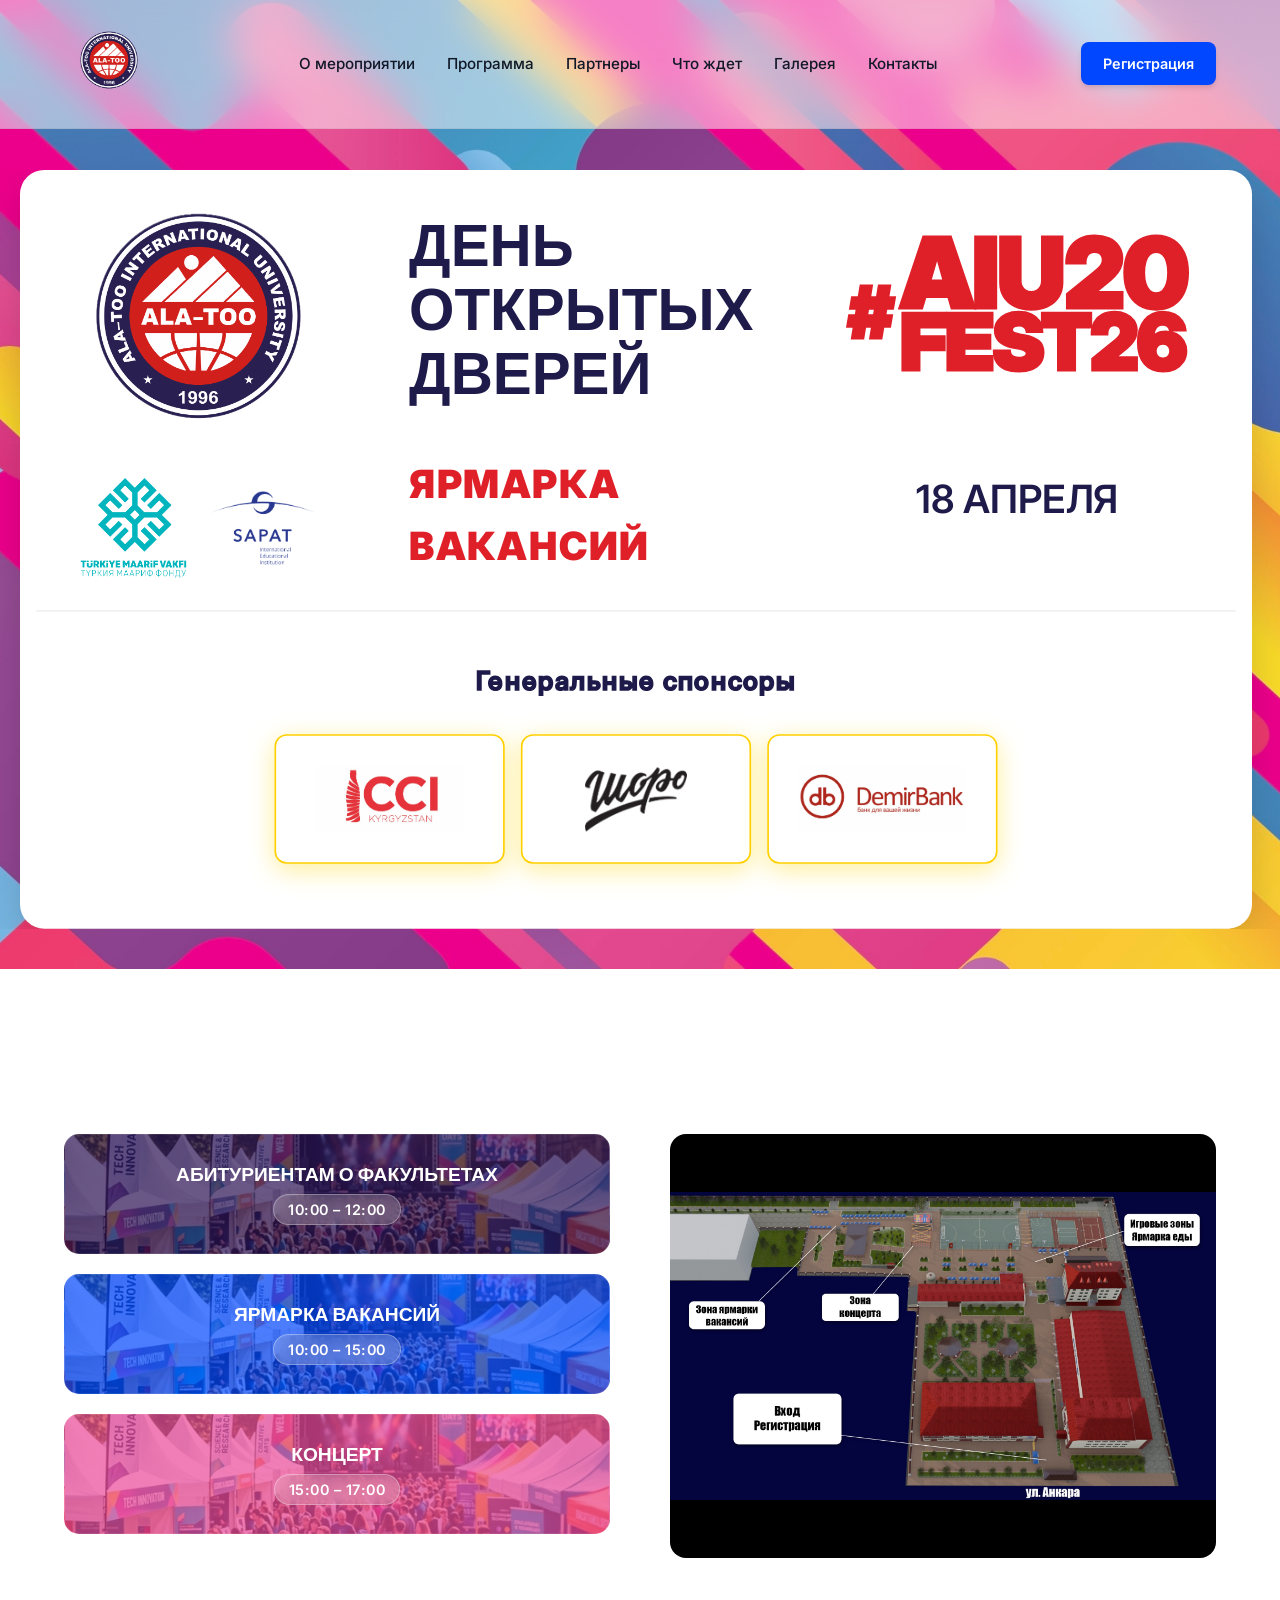
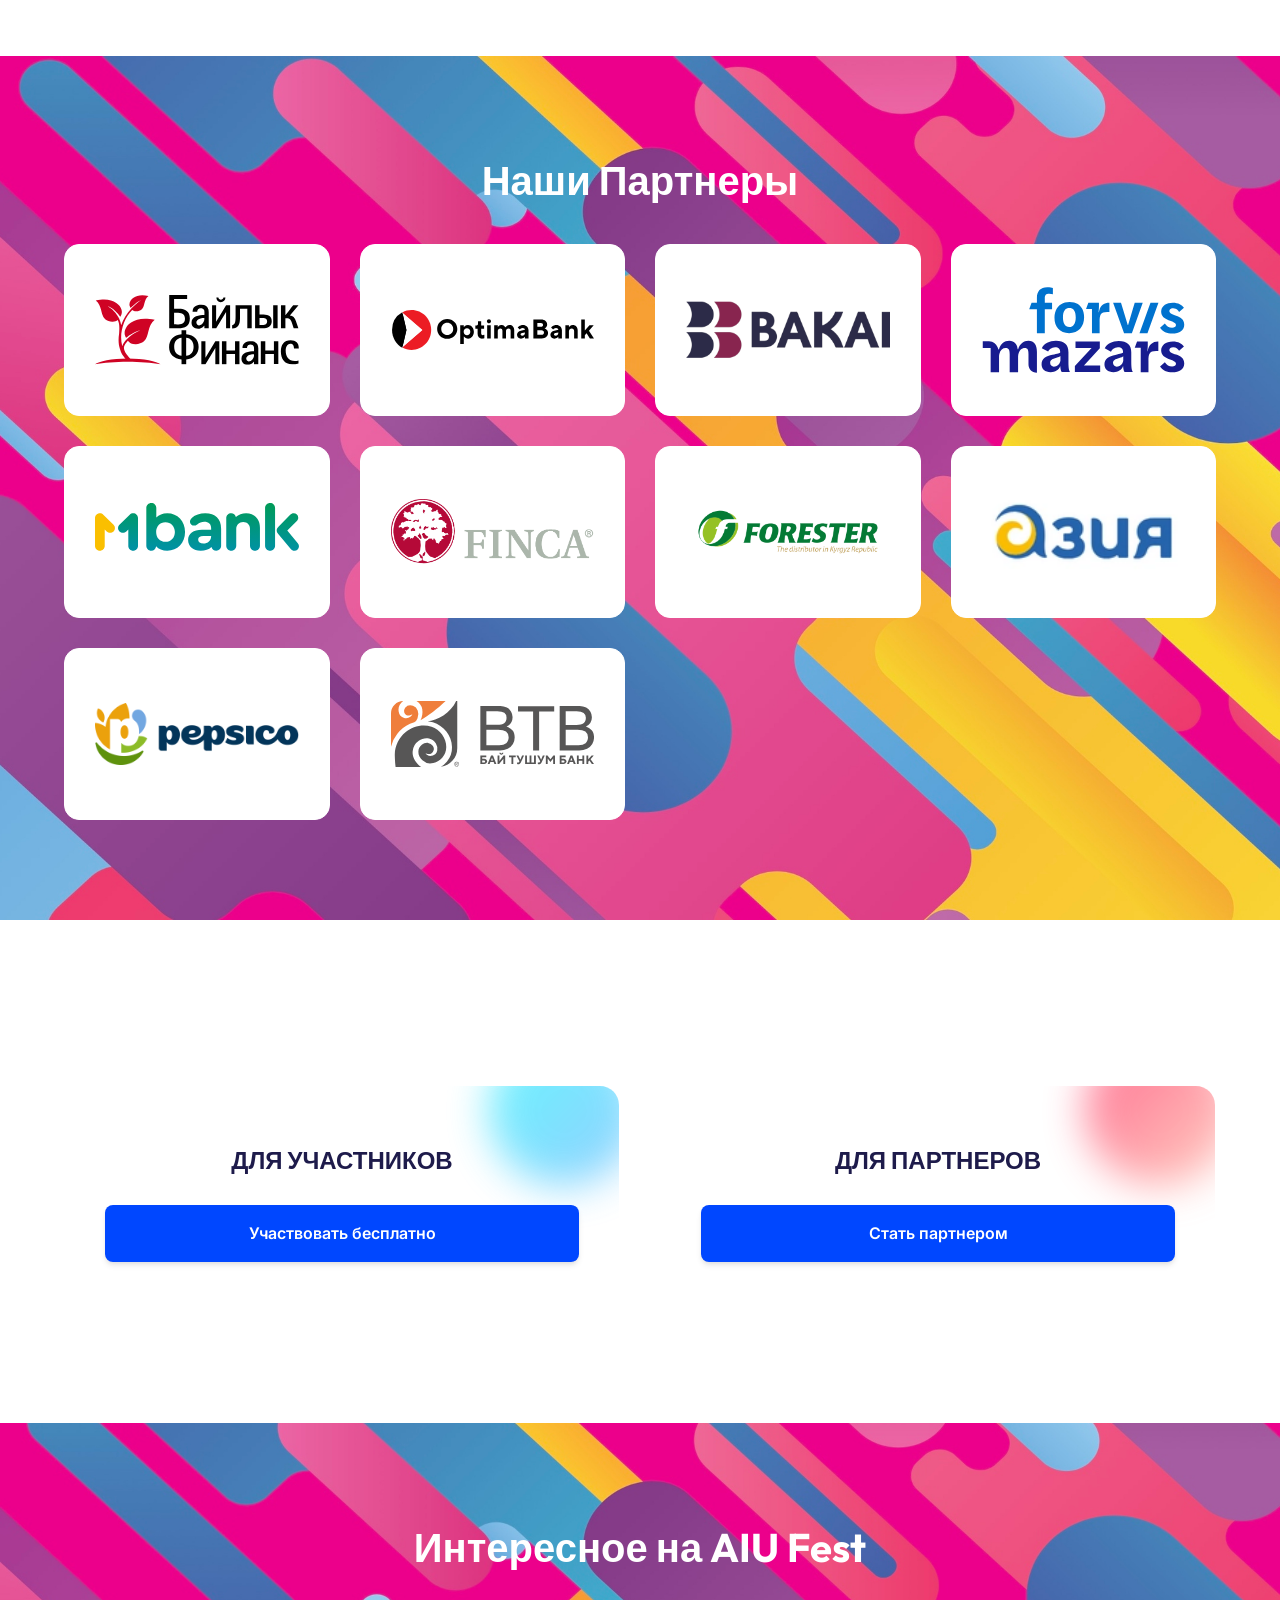
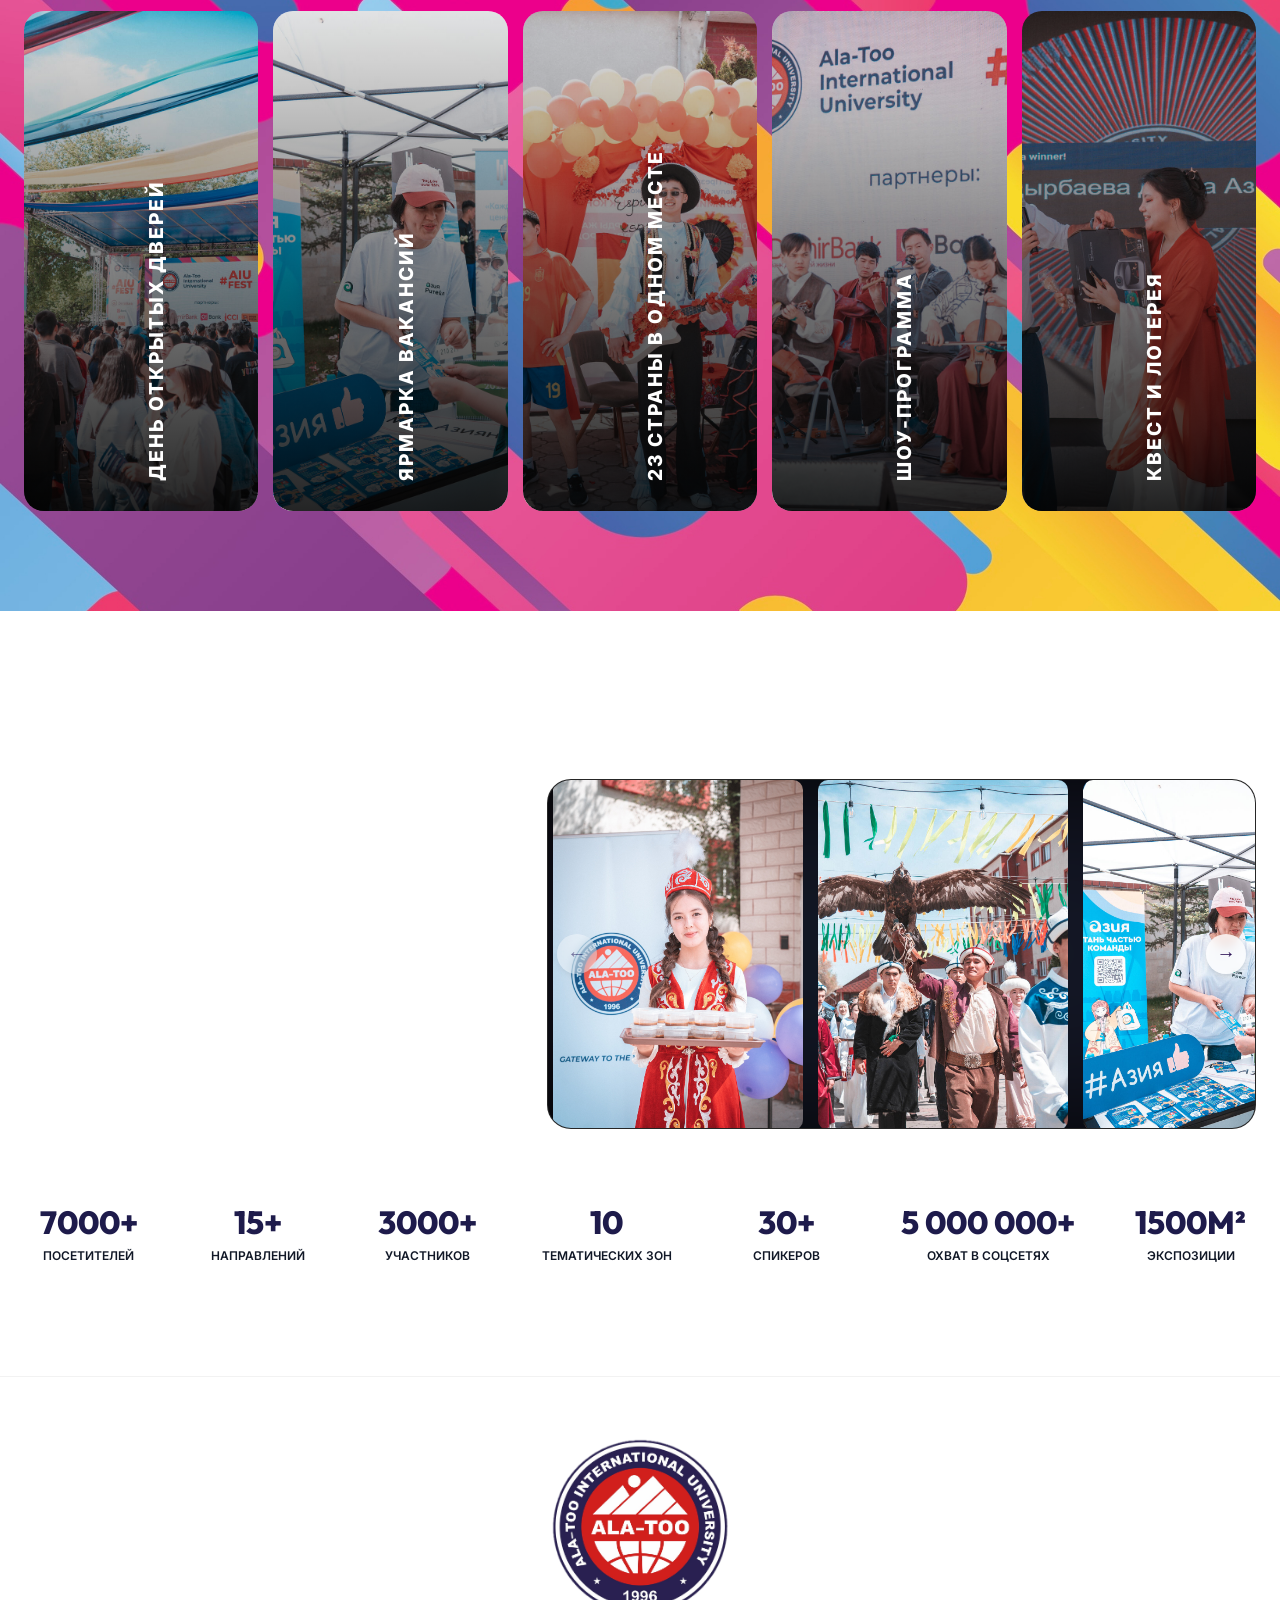
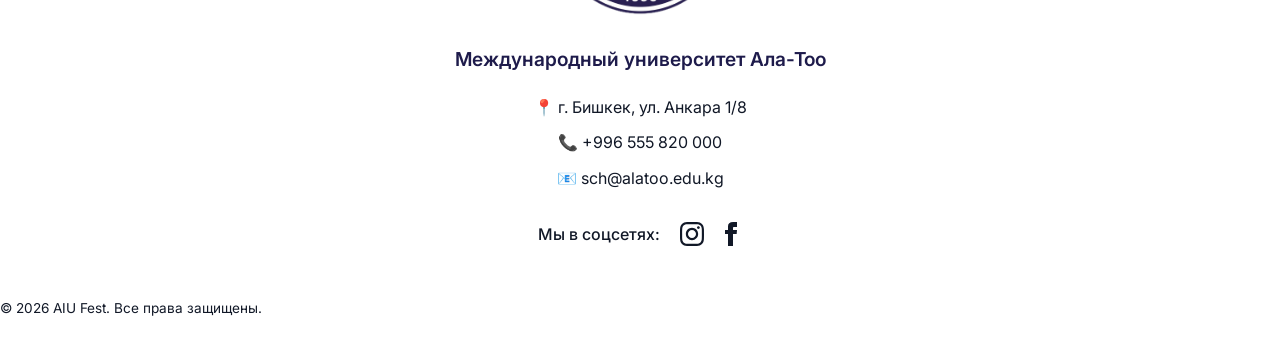
<file: index.html>
<!DOCTYPE html>
<html lang="ru">

<head>
    <meta charset="UTF-8">
    <meta name="viewport" content="width=device-width, initial-scale=1.0">
    <title>AIU FEST 2026 | Международный университет Ала-Тоо</title>
    <meta name="description"
        content="День открытых дверей AIU FEST 2026: масштабное событие для абитуриентов, студентов и работодателей.">
    <link rel="icon" type="image/png" href="assets/logo.png">
    <!-- Google Fonts -->
    <link rel="preconnect" href="https://fonts.googleapis.com">
    <link rel="preconnect" href="https://fonts.gstatic.com" crossorigin>
    <link
        href="https://fonts.googleapis.com/css2?family=Outfit:wght@300;400;600;700;800&family=Inter:wght@400;500;600&display=swap"
        rel="stylesheet">
    <link rel="stylesheet" href="style.css?v=2.1">
</head>

<body>
    <!-- Header / Navbar -->
    <header class="navbar">
        <div class="container nav-container">
            <a href="#" class="logo">
                <img src="assets/logo1.png" alt="AIU Fest Logo" width="90" height="90">
            </a>
            <nav class="nav-links">
                <a href="#hero">О мероприятии</a>
                <a href="#program">Программа</a>
                <a href="#partners">Партнеры</a>
                <a href="#gallery">Что ждет</a>
                <a href="#about">Галерея</a>
                <a href="#contacts">Контакты</a>
                <a href="#guests-partners" class="btn btn-primary btn-sm mobile-only-btn"
                    style="display:none;">Регистрация</a>
            </nav>
            <div class="nav-actions">
                <a href="#guests-partners" class="btn btn-primary btn-sm desktop-btn">Регистрация</a>
                <button class="nav-toggle" aria-label="Toggle Navigation">☰</button>
            </div>
        </div>
    </header>

    <!-- Hero Section -->
    <section class="hero" id="hero">
        <div class="container-large">
            <div class="hero-banner-card">
                <!-- Top Row: Logo, Title, Hashtag -->
                <!-- Top Row: Logo, Title & Subtitle, Hashtag & Date -->
                <div class="hero-banner-top">
                    <div class="hero-logo-col"
                        style="display: flex; flex-direction: column; align-items: center; gap: 0; margin-top: -100px;">
                        <img src="assets/logo1.png" alt="Ala-Too Logo" width="400" height="400" class="banner-logo-main"
                            decoding="async">
                        <div
                            style="display: flex; gap: 30px; justify-content: center; align-items: center; margin-top: 0px;">
                            <img src="assets/maarif.png" alt="Maarif" width="130" height="auto" loading="lazy"
                                decoding="async">
                            <img src="assets/sapat.png" alt="Sapat" width="130" height="auto" loading="lazy"
                                decoding="async">
                        </div>
                    </div>

                    <div class="hero-text-col hero-title-col">
                        <div class="banner-text-center">
                            <h2>ДЕНЬ<br>ОТКРЫТЫХ<br>ДВЕРЕЙ</h2>
                        </div>
                        <div class="banner-subtitle">ЯРМАРКА ВАКАНСИЙ</div>
                    </div>

                    <div class="hero-text-col hero-hash-col">
                        <div class="banner-text-hashtag">
                            <span class="hash">#</span>
                            <div class="text">
                                <span class="aiu">AIU20</span>
                                <span class="fest">FEST26</span>
                            </div>
                        </div>
                        <div class="banner-date">18 АПРЕЛЯ</div>
                    </div>
                </div>
                <!-- Bottom Row: Sponsor Logos -->
                <div class="hero-banner-bottom">
                    <div class="sponsor-group">
                        <div class="sponsors-label">Генеральные спонсоры</div>
                        <!-- example: CCI & Shoro -->
                        <div style="display: flex; gap: 20px; flex-wrap: nowrap; justify-content: center;">
                            <div class="partner-logo-box gold-hero-box">
                                <img src="assets/logo-cci.jpeg" alt="CCI Kyrgyzstan" width="220" height="130"
                                    loading="lazy" decoding="async">
                            </div>
                            <div class="partner-logo-box gold-hero-box">
                                <img src="assets/shoro.png" alt="Shoro" width="220" height="130" loading="lazy"
                                    decoding="async">
                            </div>
                            <div class="partner-logo-box gold-hero-box">
                                <img src="assets/logo-demir.jpeg" alt="Demir Bank" width="220" height="130"
                                    loading="lazy" decoding="async">
                            </div>
                        </div>
                    </div>

                    <!--              <div class="sponsor-group">
                        <div class="sponsors-label">Спонсоры</div>
                        <!-- example: Optima & Demir 
                        <div style="display: flex; gap: 20px; flex-wrap: nowrap; justify-content: center;">
                            <div class="partner-logo-box gold-hero-box">
                                <img src="assets/optimabank.svg" alt="Optima Bank" width="220" height="130"
                                    loading="lazy" decoding="async">
                            </div>
                            <div class="partner-logo-box gold-hero-box">
                                <img src="assets/logo-demir.jpeg" alt="Demir Bank" width="220" height="130"
                                    loading="lazy" decoding="async">
                            </div>
                        </div>
                    </div>  -->
                </div>
            </div>
        </div>
    </section>


    <!-- Program & Map Section -->
    <section class="section bg-card" id="program">
        <div class="container">
            <div class="program-map-grid">
                <!-- Program Column -->
                <div class="program-column">
                    <h2 class="section-title text-uppercase mb-4" style="color: white;">Программа</h2>
                    <div class="program-card"
                        style="background-image: linear-gradient(rgba(43,17,84,0.7), rgba(43,17,84,0.7)), url('assets/hero.jpeg');">
                        <div class="program-card-inner">
                            <h4>АБИТУРИЕНТАМ О ФАКУЛЬТЕТАХ</h4>
                            <span class="program-time">10:00 – 12:00</span>
                        </div>
                    </div>
                    <div class="program-card"
                        style="background-image: linear-gradient(rgba(0,71,255,0.7), rgba(0,71,255,0.7)), url('assets/hero.jpeg');">
                        <div class="program-card-inner">
                            <h4>ЯРМАРКА ВАКАНСИЙ</h4>
                            <span class="program-time">10:00 – 15:00</span>
                        </div>
                    </div>
                    <div class="program-card"
                        style="background-image: linear-gradient(rgba(236,72,153,0.7), rgba(236,72,153,0.7)), url('assets/hero.jpeg');">
                        <div class="program-card-inner">
                            <h4>КОНЦЕРТ</h4>
                            <span class="program-time">15:00 – 17:00</span>
                        </div>
                    </div>
                </div>

                <!-- Map Column -->
                <div class="map-column" style="margin-bottom: 60px;">
                    <h2 class="section-title text-uppercase mb-4" style="color: white;">Карта локаций</h2>
                    <div class="map-image-wrapper" style="border-radius: 16px; overflow: hidden; height: 100%; background: #000;
                     display: flex; align-items: center; justify-content: center;">
                        <img src="assets/map.jpeg" alt="Карта локаций"
                            style="max-width: 100%; max-height: 100%; object-fit: contain; display: block;"
                            loading="lazy">
                    </div>
                </div>
            </div>
        </div>
    </section>






    <!-- Sponsors & Partners Logos Section -->
    <section class="section bg-card" id="partners">
        <div class="container text-center">
            <h2 class="section-title text-uppercase mb-5" style="color: white;">Наши Партнеры</h2>
            <div class="partners-logo-grid">
                <div class="partner-logo-box">
                    <img src="assets/bailykfinance.svg" alt="bailykfinance" width="220" height="130" loading="lazy"
                        decoding="async">
                </div>
                <div class="partner-logo-box">
                    <img src="assets/optimabank.svg" alt="optima" width="220" height="130" loading="lazy"
                        decoding="async">
                </div>
                <div class="partner-logo-box">
                    <img src="assets/bakai.png" alt="bakai" width="220" height="130" loading="lazy" decoding="async">
                </div>
                <div class="partner-logo-box">
                    <img src="assets/forviz.svg" alt="forviz" width="220" height="130" loading="lazy" decoding="async">
                </div>
                <div class="partner-logo-box">
                    <img src="assets/mbank.svg" alt="mbank" width="220" height="130" loading="lazy" decoding="async">
                </div>
                <div class="partner-logo-box">
                    <img src="assets/Finca.png" alt="Finca" width="220" height="130" loading="lazy" decoding="async">
                </div>
                <div class="partner-logo-box">
                    <img src="assets/forester.png" alt="forester" width="220" height="130" loading="lazy"
                        decoding="async">
                </div>
                <div class="partner-logo-box">
                    <img src="assets/asia.png" alt="asia" width="220" height="130" loading="lazy" decoding="async">
                </div>
                <div class="partner-logo-box">
                    <img src="assets/Pepsico.png" alt="Pepsico" width="220" height="130" loading="lazy"
                        decoding="async">
                </div>
                <div class="partner-logo-box">
                    <img src="assets/baitushum.svg" alt="baitushum" width="220" height="130" loading="lazy"
                        decoding="async">
                </div>
            </div>
        </div>
    </section>

    <!-- Guests & Partners Glowing Cards -->
    <section class="section" id="guests-partners">
        <div class="container pb-5">
            <h2 class="section-title text-center mb-5" style="color: white;">Регистрация</h2>
            <div class="glow-cards-grid">
                <!-- Guests Card -->
                <div class="glow-card">
                    <div class="glow-orb" style="background: linear-gradient(135deg, #00f2fe, #4facfe);"></div>
                    <h3 class="card-title text-uppercase" style="text-align: center;">ДЛЯ УЧАСТНИКОВ</h3>
                    <a href="https://docs.google.com/forms/d/e/1FAIpQLSezwtu9t8qUJcE503gptnkyKWbog0gxUl5UVOygqX6dtDayNw/viewform"
                        class="btn btn-primary btn-block">Участвовать бесплатно</a>
                </div>
                <!-- Partners Card -->
                <div class="glow-card">
                    <div class="glow-orb" style="background: linear-gradient(135deg, #ff0844, #ffb199);"></div>
                    <h3 class="card-title text-uppercase" style="text-align: center;">ДЛЯ ПАРТНЕРОВ</h3>
                    <a href="partner.html" class="btn btn-primary btn-block">Стать партнером</a>
                </div>
            </div>
        </div>
    </section>

    <!-- Expanding Gallery Section -->
    <section class="section" id="gallery">
        <div class="container" style="max-width: 1400px;">
            <h2 class="section-title text-uppercase mb-5" style="color: white;">Интересное на AIU Fest</h2>
            <div class="expanding-cards-container">
                <div class="expand-card">
                    <div class="vertical-title">День открытых дверей</div>
                    <div class="card-content">
                        <h3>День открытых дверей</h3>
                        <p>Открой свой университет: 5 факультетов, 22 программы.</p>
                    </div>
                </div>
                <div class="expand-card">
                    <div class="vertical-title">Ярмарка вакансий</div>
                    <div class="card-content">
                        <h3>Ярмарка вакансий</h3>
                        <p>Начни строить карьеру с крупнейшими работодателями страны.</p>
                    </div>
                </div>
                <div class="expand-card">
                    <div class="vertical-title">23 страны в одном месте</div>
                    <div class="card-content">
                        <h3>23 страны в одном месте</h3>
                        <p>Познакомься с культурой, традициями и национальной кухней.</p>
                    </div>
                </div>
                <div class="expand-card">
                    <div class="vertical-title">Шоу-Программа</div>
                    <div class="card-content">
                        <h3>Шоу-программа</h3>
                        <p>Зарядись эмоциями на праздничном концерте со звездными гостями.</p>
                    </div>
                </div>
                <div class="expand-card">
                    <div class="vertical-title">Квест и лотерея</div>
                    <div class="card-content">
                        <h3>Квест и лотерея</h3>
                        <p>Собирай фишки, меняй на крутые призы или выигрывай в лотерее.</p>
                    </div>
                </div>
            </div>
        </div>
    </section>

    <!-- About / Gallery Section -->
    <section class="section" id="about">
        <div class="container" style="max-width: 1400px;">
            <h2 class="section-title text-center" style="color: white;">Галерея</h2>

            <div class="about-grid mt-5">
                <!-- YouTube video (40%) -->
                <div class="about-image">
                    <iframe width="100%" height="350" src="https://www.youtube.com/embed/Cps7mfvhTBU"
                        title="YouTube video player" frameborder="0"
                        allow="accelerometer; autoplay; clipboard-write; encrypted-media; gyroscope; picture-in-picture; web-share"
                        referrerpolicy="strict-origin-when-cross-origin" allowfullscreen
                        style="border-radius: 10px; width: 100%; height: 100%; min-height: 350px;"></iframe>
                </div>

                <!-- Photo Slider (60%) -->
                <div class="about-gallery">
                    <div class="photo-slider" id="photoSlider">
                        <button class="slider-btn slider-btn-prev" id="sliderPrev" aria-label="Назад">&#8592;</button>

                        <div class="slider-track-wrapper">
                            <div class="pres-frame-glow"></div>
                            <div class="slider-track" id="sliderTrack">
                                <!-- Slide 1 -->
                                <div class="slider-slide">
                                    <img src="assets/test1.jpeg" alt="Фото 1" loading="lazy">
                                    <img src="assets/test2.jpeg" alt="Фото 2" loading="lazy">
                                    <img src="assets/test3.jpeg" alt="Фото 3" loading="lazy">
                                </div>
                                <!-- Slide 2 -->
                                <div class="slider-slide">
                                    <img src="assets/test4.jpeg" alt="Фото 4" loading="lazy">
                                    <img src="assets/test5.jpeg" alt="Фото 5" loading="lazy">
                                    <img src="assets/test6.jpeg" alt="Фото 6" loading="lazy">
                                </div>
                                <!-- Slide 3 -->
                                <div class="slider-slide">
                                    <img src="assets/test7.jpeg" alt="Фото 7" loading="lazy">
                                    <img src="assets/test8.jpeg" alt="Фото 8" loading="lazy">
                                    <img src="assets/test9.jpeg" alt="Фото 9" loading="lazy">
                                </div>
                                <!-- Slide 4 -->
                                <div class="slider-slide">
                                    <img src="assets/test10.jpeg" alt="Фото 10" loading="lazy">
                                    <img src="assets/test11.jpeg" alt="Фото 11" loading="lazy">
                                    <img src="assets/12.jpeg" alt="Фото 12" loading="lazy">
                                </div>
                                <!-- Slide 5 -->
                                <div class="slider-slide">
                                    <img src="assets/13.jpeg" alt="Фото 13" loading="lazy">
                                    <img src="assets/14.jpeg" alt="Фото 14" loading="lazy">
                                    <img src="assets/15.jpeg" alt="Фото 15" loading="lazy">
                                </div>
                                <!-- Slide 6 -->
                                <div class="slider-slide">
                                    <img src="assets/16.jpeg" alt="Фото 16" loading="lazy">
                                    <img src="assets/17.jpeg" alt="Фото 17" loading="lazy">
                                    <img src="assets/18.jpeg" alt="Фото 18" loading="lazy">
                                </div>
                                <!-- Slide 7 -->
                                <div class="slider-slide">
                                    <img src="assets/19.jpeg" alt="Фото 19" loading="lazy">
                                    <img src="assets/20.jpeg" alt="Фото 20" loading="lazy">
                                    <img src="assets/21.jpeg" alt="Фото 21" loading="lazy">
                                </div>
                                <!-- Slide 8 -->
                                <div class="slider-slide">
                                    <img src="assets/22.jpeg" alt="Фото 22" loading="lazy">
                                    <img src="assets/23.jpeg" alt="Фото 23" loading="lazy">
                                    <img src="assets/24.jpeg" alt="Фото 24" loading="lazy">
                                </div>
                                <!-- Slide 9 -->
                                <div class="slider-slide">
                                    <img src="assets/25.jpeg" alt="Фото 25" loading="lazy">
                                    <img src="assets/26.jpeg" alt="Фото 26" loading="lazy">
                                    <img src="assets/27.jpeg" alt="Фото 27" loading="lazy">
                                </div>
                                <!-- Slide 10 -->
                                <div class="slider-slide">
                                    <img src="assets/28.jpeg" alt="Фото 28" loading="lazy">
                                    <img src="assets/29.jpeg" alt="Фото 29" loading="lazy">
                                    <img src="assets/30.jpeg" alt="Фото 30" loading="lazy">
                                </div>
                            </div>
                        </div>

                        <button class="slider-btn slider-btn-next" id="sliderNext" aria-label="Вперёд">&#8594;</button>

                        <!-- Dots -->
                        <div class="slider-dots" id="sliderDots"></div>
                    </div>
                </div>
            </div>

            <!-- Stats Bar -->
            <div class="stats-bar mt-5">
                <div class="stat-item">
                    <h3 class="stat-num">7000+</h3>
                    <p class="stat-label">посетителей</p>
                </div>
                <div class="stat-item">
                    <h3 class="stat-num">15+</h3>
                    <p class="stat-label">направлений</p>
                </div>
                <div class="stat-item">
                    <h3 class="stat-num">3000+</h3>
                    <p class="stat-label">участников</p>
                </div>
                <div class="stat-item">
                    <h3 class="stat-num">10</h3>
                    <p class="stat-label">Тематических зон</p>
                </div>
                <div class="stat-item">
                    <h3 class="stat-num">30+</h3>
                    <p class="stat-label">Спикеров</p>
                </div>
                <div class="stat-item">
                    <h3 class="stat-num">5 000 000+</h3>
                    <p class="stat-label">Охват в соцсетях</p>
                </div>
                <div class="stat-item">
                    <h3 class="stat-num">1500M²</h3>
                    <p class="stat-label">Экспозиции</p>
                </div>
            </div>
        </div>
    </section>



    <!-- Footer -->
    <footer class="footer" id="contacts">
        <div class="container footer-content-centered">
            <a href="#" class="logo footer-logo">
                <img src="assets/logo.png" alt="AIU Fest Logo" width="180" height="180" loading="lazy" decoding="async"
                    style="width: 180px; height: 180px; object-fit: contain;">
            </a>
            <p class="footer-uni-text">Международный университет Ала-Тоо</p>
            <div class="footer-contacts">
                <p>📍 г. Бишкек, ул. Анкара 1/8</p>
                <p>📞 <a href="tel:+996555820000">+996 555 820 000</a></p>
                <p>📧 <a href="mailto:sch@alatoo.edu.kg">sch@alatoo.edu.kg</a></p>
            </div>
            <div class="footer-social-icons">
                <span class="social-label">Мы в соцсетях:</span>
                <a href="https://instagram.com/alatoo.edu.kg" target="_blank" aria-label="Instagram">
                    <svg width="24" height="24" fill="currentColor" viewBox="0 0 24 24">
                        <path
                            d="M12 2.163c3.204 0 3.584.012 4.85.07 1.366.062 2.633.344 3.608 1.318.975.975 1.256 2.242 1.318 3.608.058 1.266.07 1.646.07 4.85s-.012 3.584-.07 4.85c-.062 1.366-.344 2.633-1.318 3.608-.975.975-2.242 1.256-3.608 1.318-1.266.058-1.646.07-4.85.07s-3.584-.012-4.85-.07c-1.366-.062-2.633-.344-3.608-1.318-.975-.975-1.256-2.242-1.318-3.608-.058-1.266-.07-1.646-.07-4.85s.012-3.584.07-4.85c.062-1.366.344-2.633 1.318-3.608.975-.975 2.242-1.256 3.608-1.318 1.266-.058 1.646-.07 4.85-.07zm0-2.163c-3.259 0-3.667.014-4.947.072-4.358.2-6.78 2.618-6.98 6.98-.059 1.281-.073 1.689-.073 4.948s.014 3.667.072 4.947c.2 4.358 2.618 6.78 6.98 6.98 1.281.059 1.689.073 4.948.073s3.667-.014 4.947-.072c4.358-.2 6.78-2.618 6.98-6.98.059-1.281.073-1.689.073-4.948s-.014-3.667-.072-4.947c-.2-4.358-2.618-6.78-6.98-6.98-1.281-.059-1.689-.073-4.948-.073zm0 5.838c-3.403 0-6.162 2.759-6.162 6.162s2.759 6.162 6.162 6.162 6.162-2.759 6.162-6.162-2.759-6.162-6.162-6.162zm0 10.162c-2.209 0-4-1.79-4-4s1.791-4 4-4 4 1.79 4 4-1.791 4-4 4zm6.406-11.845c-.796 0-1.441.645-1.441 1.44s.645 1.44 1.441 1.44 1.44-.645 1.44-1.44-.645-1.44-1.44-1.44z" />
                    </svg>
                </a>
                <a href="https://facebook.com/alatoo.edu.kg" target="_blank" aria-label="Facebook">
                    <svg width="24" height="24" fill="currentColor" viewBox="0 0 24 24">
                        <path
                            d="M9 8h-3v4h3v12h5v-12h3.642l.358-4h-4v-1.667c0-.955.192-1.333 1.115-1.333h2.885v-5h-3.808c-3.596 0-5.192 1.583-5.192 4.615v3.385z" />
                    </svg>
                </a>
            </div>
        </div>
        <div class="footer-bottom text-center">
            <p>&copy; 2026 AIU Fest. Все права защищены.</p>
        </div>
    </footer>

    <script src="script.js"></script>
    <script>
        const navToggle = document.querySelector('.nav-toggle');
        const navLinks = document.querySelector('.nav-links');

        navToggle.addEventListener('click', () => {
            navLinks.classList.toggle('active');
        });

        // Close menu when a link is clicked
        navLinks.querySelectorAll('a').forEach(link => {
            link.addEventListener('click', () => {
                navLinks.classList.remove('active');
            });
        });
    </script>
</body>

</html>
</file>
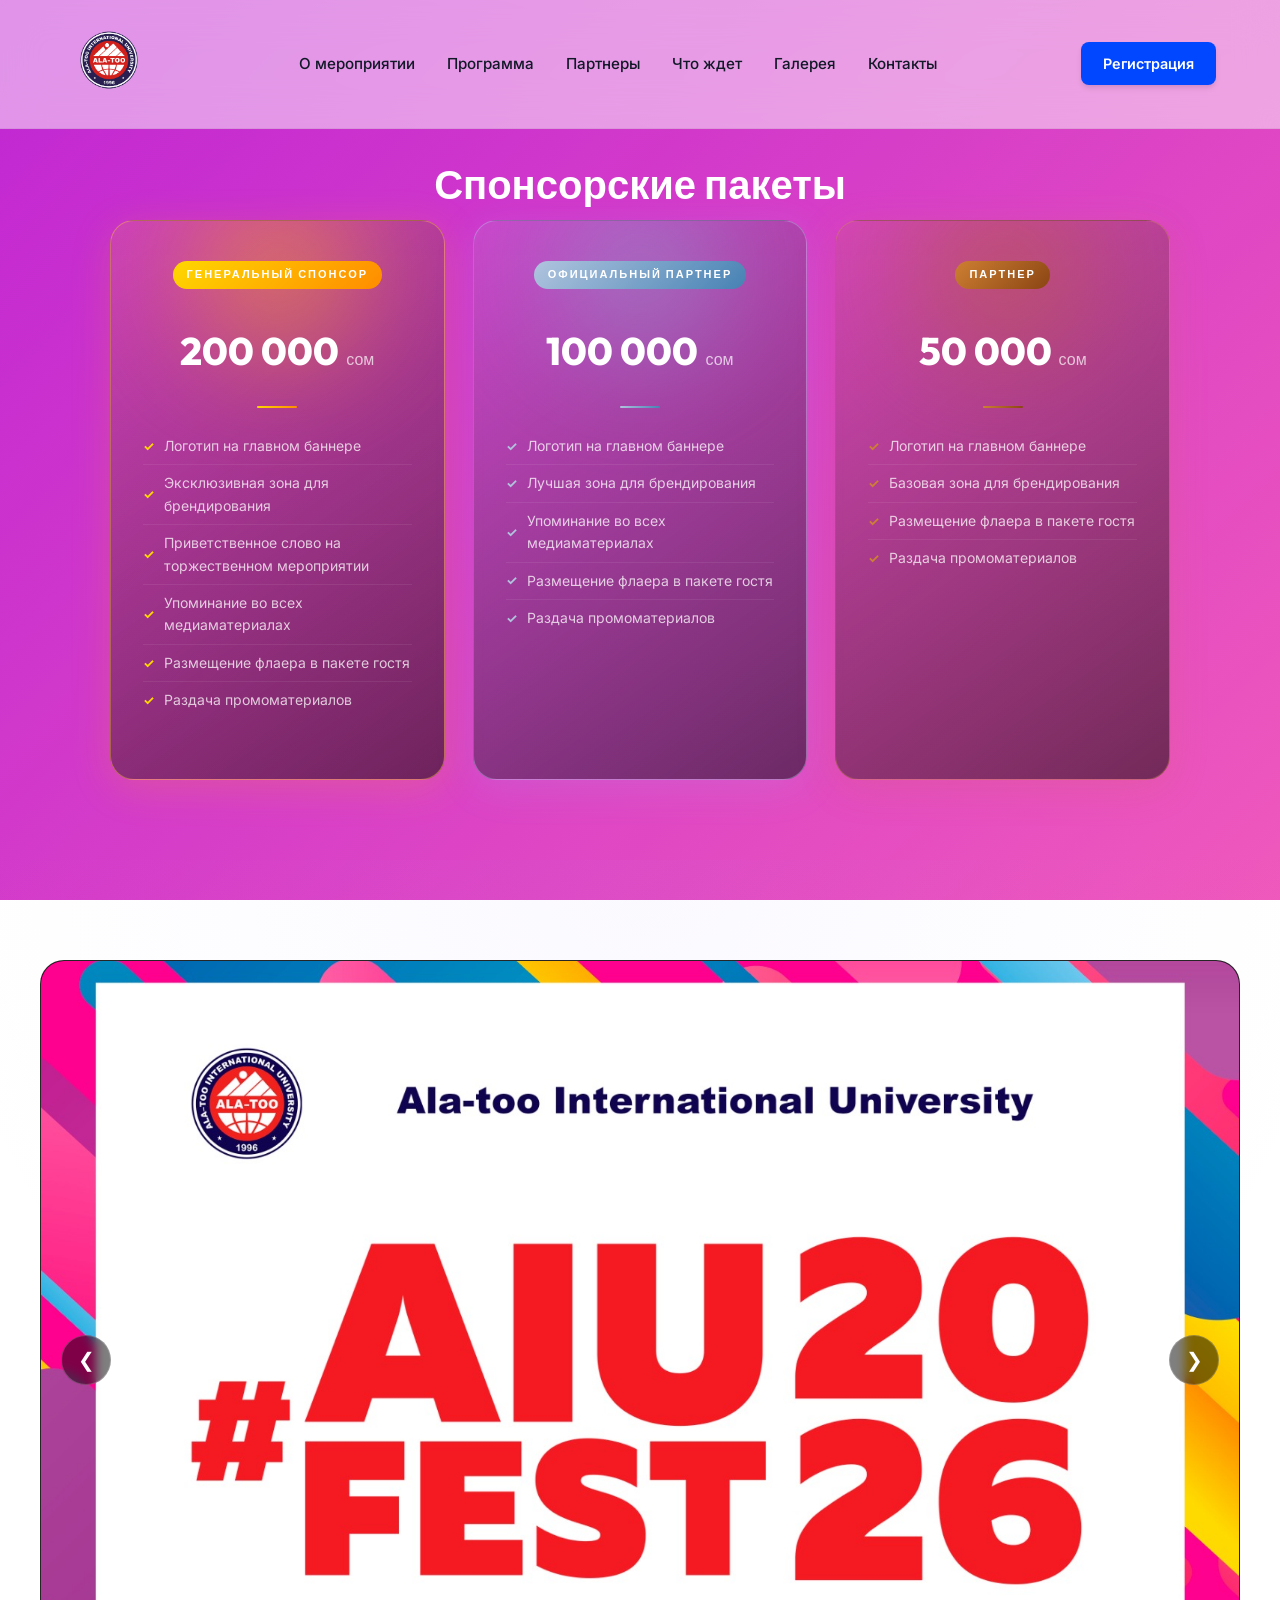
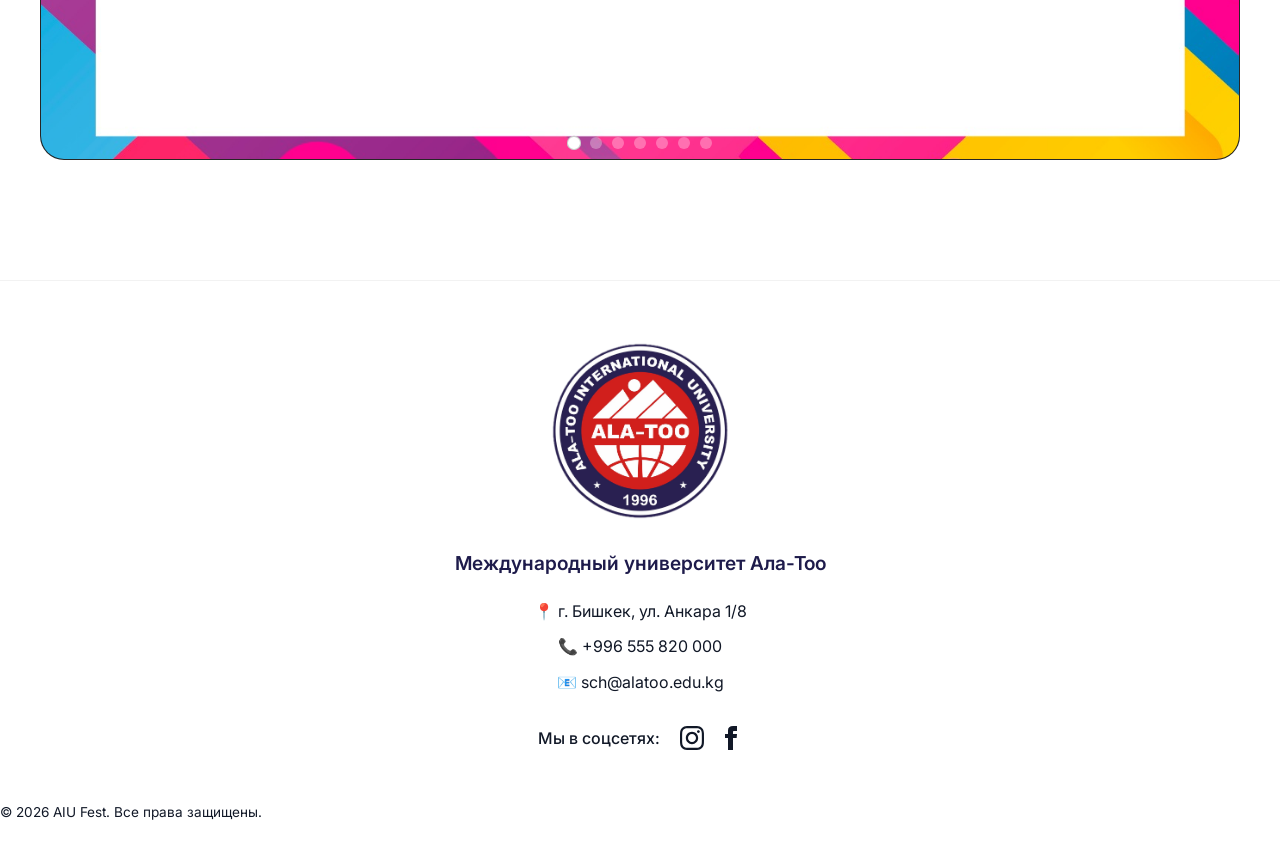
<file: partner.html>
<!DOCTYPE html>
<html lang="ru">

<head>
  <meta charset="UTF-8" />
  <meta name="viewport" content="width=device-width, initial-scale=1.0" />
  <title>Стать партнером — AIU Fest 2026</title>
  <meta name="description" content="Станьте партнёром AIU Fest 2026 — выберите спонсорский пакет и заполните заявку." />
  <link rel="icon" type="image/png" href="assets/logo.png" />
  <link rel="preconnect" href="https://fonts.googleapis.com" />
  <link rel="preconnect" href="https://fonts.gstatic.com" crossorigin />
  <link
    href="https://fonts.googleapis.com/css2?family=Outfit:wght@300;400;600;700;800&family=Inter:wght@400;500;600&display=swap"
    rel="stylesheet" />
  <link rel="stylesheet" href="style.css?v=2.1" />
</head>

<body>
  <!-- Navbar -->
  <header class="navbar">
    <div class="container nav-container">
      <a href="index.html" class="logo">
        <img src="assets/logo1.png" alt="AIU Fest Logo" width="90" height="90" />
      </a>
      <nav class="nav-links">
        <a href="index.html#hero">О мероприятии</a>
        <a href="index.html#program">Программа</a>
        <a href="index.html#partners">Партнеры</a>
        <a href="index.html#gallery">Что ждет</a>
        <a href="index.html#about">Галерея</a>
        <a href="index.html#contacts">Контакты</a>
      </nav>
      <div class="nav-actions">
        <a href="index.html#guests-partners" class="btn btn-primary btn-sm desktop-btn">Регистрация</a>
        <button class="nav-toggle" aria-label="Toggle Navigation">☰</button>
      </div>
    </div>
  </header>


  <!-- Sponsorship Packages -->
  <section class="packages-section">
    <div class="container text-center">
      <h2 class="section-title text-uppercase" style="color: white; margin-bottom: 12px;">Спонсорские пакеты</h2>
      <div class="section-divider"></div>

      <div class="packages-grid">

        <!-- Gold -->
        <div class="pkg-card gold" onclick="selectPackage('Генеральный спонсор')">
          <div class="pkg-orb"></div>
          <span class="pkg-badge">Генеральный спонсор</span>
          <div class="pkg-price">200 000 <span>сом</span></div>
          <div class="pkg-divider"></div>
          <ul class="pkg-perks">
            <li>Логотип на главном баннере</li>
            <li>Эксклюзивная зона для брендирования</li>
            <li>Приветственное слово на торжественном мероприятии</li>
            <li>Упоминание во всех медиаматериалах</li>
            <li>Размещение флаера в пакете гостя</li>
            <li>Раздача промоматериалов</li>
          </ul>

        </div>

        <!-- Silver -->
        <div class="pkg-card silver" onclick="selectPackage('Официальный партнер')">
          <div class="pkg-orb"></div>
          <span class="pkg-badge">Официальный партнер</span>
          <div class="pkg-price">100 000 <span>сом</span></div>
          <div class="pkg-divider"></div>
          <ul class="pkg-perks">
            <li>Логотип на главном баннере</li>
            <li>Лучшая зона для брендирования</li>
            <li>Упоминание во всех медиаматериалах</li>
            <li>Размещение флаера в пакете гостя</li>
            <li>Раздача промоматериалов</li>
          </ul>

        </div>

        <!-- Bronze -->
        <div class="pkg-card bronze" onclick="selectPackage('Партнер')">
          <div class="pkg-orb"></div>
          <span class="pkg-badge">Партнер</span>
          <div class="pkg-price">50 000 <span>сом</span></div>
          <div class="pkg-divider"></div>
          <ul class="pkg-perks">
            <li>Логотип на главном баннере</li>
            <li>Базовая зона для брендирования</li>
            <li>Размещение флаера в пакете гостя</li>
            <li>Раздача промоматериалов</li>
          </ul>

        </div>

      </div>
    </div>
  </section>

  <!-- Presentation Image Slider -->
  <section class="pres-section" id="presentation">
    <div class="pres-frame-wrap" id="pres-slider">
      <div class="pres-frame-glow"></div>

      <!-- Internal Slider Container -->
      <div class="pres-slider-track">
        <img src="presentation/1.jpeg" alt="Slide 1" class="pres-slide active">
        <img src="presentation/2.jpeg" alt="Slide 2" class="pres-slide">
        <img src="presentation/3.jpeg" alt="Slide 3" class="pres-slide">
        <img src="presentation/4.jpeg" alt="Slide 4" class="pres-slide">
        <img src="presentation/5.jpeg" alt="Slide 5" class="pres-slide">
        <img src="presentation/6.jpeg" alt="Slide 6" class="pres-slide">
        <img src="presentation/7.jpeg" alt="Slide 7" class="pres-slide">
      </div>

      <!-- Controls -->
      <button class="pres-btn pres-prev" onclick="prevPresSlide()">❮</button>
      <button class="pres-btn pres-next" onclick="nextPresSlide()">❯</button>

      <!-- Dots -->
      <div class="pres-dots">
        <span class="pres-dot active" onclick="goPresSlide(0)"></span>
        <span class="pres-dot" onclick="goPresSlide(1)"></span>
        <span class="pres-dot" onclick="goPresSlide(2)"></span>
        <span class="pres-dot" onclick="goPresSlide(3)"></span>
        <span class="pres-dot" onclick="goPresSlide(4)"></span>
        <span class="pres-dot" onclick="goPresSlide(5)"></span>
        <span class="pres-dot" onclick="goPresSlide(6)"></span>
      </div>
    </div>
  </section>

  <!-- Footer -->

  <footer class="footer" id="contacts">
    <div class="container footer-content-centered">
      <a href="index.html" class="logo footer-logo">
        <img src="assets/logo.png" alt="AIU Fest Logo" width="180" height="180" loading="lazy" decoding="async"
          style="width: 180px; height: 180px; object-fit: contain;" />
      </a>
      <p class="footer-uni-text">Международный университет Ала-Тоо</p>
      <div class="footer-contacts">
        <p>📍 г. Бишкек, ул. Анкара 1/8</p>
        <p>📞 <a href="tel:+996555820000">+996 555 820 000</a></p>
        <p>📧 <a href="mailto:sch@alatoo.edu.kg">sch@alatoo.edu.kg</a></p>
      </div>
      <div class="footer-social-icons">
        <span class="social-label">Мы в соцсетях:</span>
        <a href="https://instagram.com/alatoo.edu.kg" target="_blank" aria-label="Instagram">
          <svg width="24" height="24" fill="currentColor" viewBox="0 0 24 24">
            <path
              d="M12 2.163c3.204 0 3.584.012 4.85.07 1.366.062 2.633.344 3.608 1.318.975.975 1.256 2.242 1.318 3.608.058 1.266.07 1.646.07 4.85s-.012 3.584-.07 4.85c-.062 1.366-.344 2.633-1.318 3.608-.975.975-2.242 1.256-3.608 1.318-1.266.058-1.646.07-4.85.07s-3.584-.012-4.85-.07c-1.366-.062-2.633-.344-3.608-1.318-.975-.975-1.256-2.242-1.318-3.608-.058-1.266-.07-1.646-.07-4.85s.012-3.584.07-4.85c.062-1.366.344-2.633 1.318-3.608.975-.975 2.242-1.256 3.608-1.318 1.266-.058 1.646-.07 4.85-.07zm0-2.163c-3.259 0-3.667.014-4.947.072-4.358.2-6.78 2.618-6.98 6.98-.059 1.281-.073 1.689-.073 4.948s.014 3.667.072 4.947c.2 4.358 2.618 6.78 6.98 6.98 1.281.059 1.689.073 4.948.073s3.667-.014 4.947-.072c4.358-.2 6.78-2.618 6.98-6.98.059-1.281.073-1.689.073-4.948s-.014-3.667-.072-4.947c-.2-4.358-2.618-6.78-6.98-6.98-1.281-.059-1.689-.073-4.948-.073zm0 5.838c-3.403 0-6.162 2.759-6.162 6.162s2.759 6.162 6.162 6.162 6.162-2.759 6.162-6.162-2.759-6.162-6.162-6.162zm0 10.162c-2.209 0-4-1.79-4-4s1.791-4 4-4 4 1.79 4 4-1.791 4-4 4zm6.406-11.845c-.796 0-1.441.645-1.441 1.44s.645 1.44 1.441 1.44 1.44-.645 1.44-1.44-.645-1.44-1.44-1.44z" />
          </svg>
        </a>
        <a href="https://facebook.com/alatoo.edu.kg" target="_blank" aria-label="Facebook">
          <svg width="24" height="24" fill="currentColor" viewBox="0 0 24 24">
            <path
              d="M9 8h-3v4h3v12h5v-12h3.642l.358-4h-4v-1.667c0-.955.192-1.333 1.115-1.333h2.885v-5h-3.808c-3.596 0-5.192 1.583-5.192 4.615v3.385z" />
          </svg>
        </a>
      </div>
    </div>
    <div class="footer-bottom text-center">
      <p>© 2026 AIU Fest. Все права защищены.</p>
    </div>
  </footer>

  <script>
    /* Navbar toggle */
    const navToggle = document.querySelector('.nav-toggle');
    const navLinks = document.querySelector('.nav-links');
    navToggle.addEventListener('click', () => navLinks.classList.toggle('active'));
    navLinks.querySelectorAll('a').forEach(link =>
      link.addEventListener('click', () => navLinks.classList.remove('active'))
    );

    /* Select package — jump to form & pre-fill select */
    function selectPackage(name) {
      const map = {
        'Генеральный спонсор': 'general',
        'Официальный партнер': 'official',
        'Партнер': 'partner'
      };
      const select = document.getElementById('pkg-type');
      if (select) select.value = map[name] || '';
      const form = document.getElementById('contact-form');
      if (form) form.scrollIntoView({ behavior: 'smooth' });
    }

    /* Form submit */
    function handleSubmit(e) {
      e.preventDefault();
      const btn = document.querySelector('.submit-btn');
      if (btn) {
        btn.textContent = '✓ Заявка отправлена!';
        btn.style.background = 'linear-gradient(135deg, #059669, #0284c7)';
        btn.disabled = true;
      }
    }

    // Presentation Slider Logic
    let presCurrentSlide = 0;
    const presSlides = document.querySelectorAll('.pres-slide');
    const presDots = document.querySelectorAll('.pres-dot');
    const presTotalSlides = presSlides.length;
    let presAutoPlayInterval;

    function updatePresSlider() {
      // Hide all
      presSlides.forEach(s => s.classList.remove('active'));
      presDots.forEach(d => d.classList.remove('active'));

      // Show current
      if (presSlides[presCurrentSlide]) {
        presSlides[presCurrentSlide].classList.add('active');
        if (presDots[presCurrentSlide]) {
          presDots[presCurrentSlide].classList.add('active');
        }
      }
    }

    function nextPresSlide() {
      presCurrentSlide = (presCurrentSlide + 1) % presTotalSlides;
      updatePresSlider();
      resetPresInterval();
    }

    function prevPresSlide() {
      presCurrentSlide = (presCurrentSlide - 1 + presTotalSlides) % presTotalSlides;
      updatePresSlider();
      resetPresInterval();
    }

    function goPresSlide(index) {
      presCurrentSlide = index;
      updatePresSlider();
      resetPresInterval();
    }

    function startPresInterval() {
      presAutoPlayInterval = setInterval(nextPresSlide, 4000);
    }

    function resetPresInterval() {
      clearInterval(presAutoPlayInterval);
      startPresInterval();
    }

    // Init slider
    if (presTotalSlides > 0) {
      startPresInterval();
    }
  </script>
</body>

</html>
</file>
<file: style.css>
/* ==================== 
   CSS VARIABLES 
==================== */
:root {
    /* Colors - Reference Theme */
    --primary-color: #2b1154;
    /* Deep Purple Background */
    --primary-hover: #3f1978;
    --accent-color: #0047FF;
    /* Bright Blue / Action buttons */
    --accent-hover: #0036cc;
    --bg-dark: #2b1154;
    /* Deep Purple Base */
    --bg-card: rgba(255, 255, 255, 0.05);
    /* Transparent cards */
    --text-main: #1e1b4b;
    --text-muted: #111827;
    /* Light purple */
    --border-color: rgba(255, 255, 255, 0.1);

    /* Typography */
    --font-heading: 'Outfit', sans-serif;
    --font-body: 'Inter', sans-serif;

    /* Logo Fixes */
    --logo-size-nav: 90px;
    --logo-size-footer: 180px;

    /* Transitions & shadows */
    --transition: all 0.3s ease;
    --shadow-md: 0 4px 6px -1px rgba(0, 0, 0, 0.1), 0 2px 4px -1px rgba(0, 0, 0, 0.06);
    --shadow-lg: 0 10px 25px rgba(0, 0, 0, 0.3);
    --shadow-glow: 0 0 20px rgba(0, 71, 255, 0.5);
}

/* ==================== 
   RESET & BASICS 
==================== */
* {
    margin: 0;
    padding: 0;
    box-sizing: border-box;
}

html,
body {
    overflow-x: hidden;
    width: 100%;
    max-width: 100vw;
    position: relative;
    margin: 0;
    padding: 0;
}

html {
    scroll-behavior: smooth;
}

body {
    font-family: var(--font-body);
    background: linear-gradient(-45deg, #ffd700, #ffb347, #ff69b4, #c026d3);
    background-size: 400% 400%;
    animation: gradientBG 15s ease infinite;
    background-attachment: fixed;
    color: var(--text-main);
    line-height: 1.6;
    overflow-x: hidden;
}

@keyframes gradientBG {
    0% {
        background-position: 0% 50%;
    }

    50% {
        background-position: 100% 50%;
    }

    100% {
        background-position: 0% 50%;
    }
}

h1,
h2,
h3,
h4,
.logo-text {
    font-family: var(--font-heading);
    font-weight: 700;
    line-height: 1.2;
}

a {
    text-decoration: none;
    color: inherit;
    transition: var(--transition);
}

.container {
    max-width: 1200px;
    margin: 0 auto;
    padding: 0 24px;
    width: 100%;
}

.container-large {
    max-width: 1600px;
    margin: 0 auto;
    padding: 0 40px;
    width: 100%;
}

.text-accent {
    color: var(--text-main);
    font-weight: 800;
}

/* ==================== 
   BUTTONS 
==================== */
.btn {
    display: inline-flex;
    align-items: center;
    justify-content: center;
    padding: 14px 28px;
    border-radius: 50px;
    font-weight: 600;
    font-size: 1rem;
    cursor: pointer;
    transition: var(--transition);
    border: 2px solid transparent;
}

.btn-sm {
    padding: 8px 20px;
    font-size: 0.9rem;
}

.btn-primary {
    background: var(--accent-color);
    color: white;
    border-radius: 8px;
    box-shadow: var(--shadow-md);
}

.btn-primary:hover {
    transform: translateY(-2px);
    background: var(--accent-hover);
    box-shadow: var(--shadow-glow);
}

.btn-outline {
    background: transparent;
    border-color: rgba(255, 255, 255, 0.3);
    color: white;
    backdrop-filter: blur(10px);
}

.btn-outline:hover {
    background: rgba(255, 255, 255, 0.1);
    border-color: white;
    transform: translateY(-2px);
}

/* ==================== 
   NAVBAR 
==================== */
.navbar {
    position: fixed;
    top: 0;
    left: 0;
    width: 100%;
    z-index: 1000;
    padding: 15px 0;
    transition: var(--transition);
    background: rgba(255, 255, 255, 0.5);
    backdrop-filter: blur(20px);
    -webkit-backdrop-filter: blur(20px);
    border-bottom: 1px solid rgba(0, 0, 0, 0.05);
}

.navbar.scrolled {
    background: rgba(255, 255, 255, 0.9);
    padding: 10px 0;
    box-shadow: 0 4px 20px rgba(0, 0, 0, 0.05);
}

.nav-container {
    display: flex;
    justify-content: space-between;
    align-items: center;
}

.logo img {
    width: var(--logo-size-nav);
    height: var(--logo-size-nav);
    object-fit: contain;
    border-radius: 50%;
}

.logo-text {
    font-size: 1.8rem;
    font-weight: 800;
    letter-spacing: 1px;
}

.nav-links {
    display: flex;
    gap: 32px;
}

.nav-toggle {
    display: none;
}

.nav-actions {
    display: flex;
    align-items: center;
    gap: 15px;
}

.nav-links a {
    font-size: 0.95rem;
    font-weight: 500;
    color: #111827;
}

.nav-links a:hover {
    color: var(--primary-color);
}

/* ==================== 
   HERO SECTION 
==================== */
.hero {
    position: relative;
    padding-top: 200px;
    padding-bottom: 80px;
    background-image: url('assets/hero_bg_colored.jpeg');
    background-size: cover;
    background-position: center;
    background-repeat: no-repeat;
    display: flex;
    justify-content: center;
    align-items: center;
}

.hero-banner-card {
    background: #ffffff;
    border-radius: 30px;
    padding: 80px 20px 80px 20px;
    box-shadow: 0 20px 50px rgba(0, 0, 0, 0.15);
    width: 100%;
    margin: 0 auto;
    position: relative;
    z-index: 2;
    animation: fadeIn 1s ease forwards;
}

.hero-banner-top {
    display: flex;
    justify-content: space-between;
    align-items: flex-end;
    margin-bottom: 40px;
    gap: 60px;
}

.hero-title-col {
    display: flex;
    flex-direction: column;
    justify-content: flex-end;
}

.hero-title-col .banner-subtitle {
    margin-top: 0;
    text-align: left;
}

.hero-hash-col {
    display: flex;
    flex-direction: column;
    justify-content: flex-end;
    align-items: center;
    position: relative;
    bottom: 70px;
    margin-right: 60px;
}

.banner-logo-main {
    height: 400px;
    width: 400px;
    object-fit: contain;
}

.banner-text-center {
    text-align: left;
    margin-bottom: 60px;
    margin-top: -100px;
}

.banner-text-center h2 {
    color: #1e1b4b;
    font-weight: 600;
    font-size: 4.5rem;
    line-height: 1.1;
    text-transform: uppercase;
    margin: 0;
}

.banner-subtitle {
    color: #df2029;
    font-size: 3rem;
    font-weight: 900;
    margin-top: 1px;
    letter-spacing: 2px;
}

.hero-banner-middle {
    display: flex;
    justify-content: space-around;
    align-items: center;
    margin-bottom: 70px;
    padding: 0 20px;
}

.banner-text-hashtag {
    display: flex;
    align-items: flex-end;
    color: #df2029;
    font-weight: 900;
    -webkit-text-stroke: 4px #df2029;
    line-height: 0.82;
    margin-bottom: 90px;
}

.banner-text-hashtag .hash {
    font-size: 5.5rem;
    font-weight: 900;
    margin-right: 8px;
    margin-bottom: 40px;
    line-height: 0.8;
}

.banner-text-hashtag .text {
    display: flex;
    flex-direction: column;
    letter-spacing: -3px;
    text-align: left;
}

.banner-text-hashtag .text .aiu {
    font-size: 7.5rem;
    line-height: 0.77;
}

.banner-text-hashtag .text .fest {
    font-size: 6rem;
    line-height: 0.8;
}

.banner-date {
    color: #1e1b4b;
    font-weight: 600;
    font-size: 3rem;
    line-height: 1.1;
    text-align: center;
    white-space: nowrap;
    margin-top: 40px;
}

.hero-banner-bottom {
    display: flex;
    justify-content: center;
    align-items: flex-start;
    gap: 320px;
    padding-top: 60px;
    border-top: 2px solid #f0f0f0;
    flex-wrap: nowrap;
}

.sponsor-group {
    display: flex;
    flex-direction: column;
    align-items: center;
    gap: 30px;
}

.sponsors-label {
    text-align: center;
    font-size: 2rem;
    font-weight: 600;
    color: #1e1b4b;
    -webkit-text-stroke: 2px #1e1b4b;
    letter-spacing: 2px;
    margin-bottom: 10px;
}

.hero-banner-bottom img {
    height: 80px;
    object-fit: contain;
}

@keyframes fadeInUp {
    from {
        opacity: 0;
        transform: translateY(30px);
    }

    to {
        opacity: 1;
        transform: translateY(0);
    }
}

@keyframes fadeIn {
    from {
        opacity: 0;
    }

    to {
        opacity: 1;
    }
}

/* ==================== 
   SUPPORT & ORGANIZERS 
==================== */
.support-section {
    padding: 60px 0;
}

.support-title {
    font-size: 1.2rem;
    font-weight: 700;
    margin-bottom: 30px;
}

.support-logos {
    display: flex;
    justify-content: center;
    gap: 40px;
    align-items: center;
    flex-wrap: wrap;
}

.support-logo {
    height: 40px;
    object-fit: contain;
    filter: brightness(0) invert(1);
    opacity: 0.8;
}

.organizers-section {
    padding: 20px 0 60px;
}

.organizer-logos {
    display: flex;
    justify-content: center;
    gap: 60px;
    margin-top: 20px;
}

.org-item {
    text-align: center;
}

.org-circle {
    width: 80px;
    height: 80px;
    border-radius: 50%;
    background: transparent;
    margin: 0 auto 10px;
    display: flex;
    align-items: center;
    justify-content: center;
}

.org-circle img {
    height: 120px;
}

.org-item p {
    font-size: 0.8rem;
    color: var(--text-muted);
    line-height: 1.2;
}

/* ==================== 
   SECTIONS & LAYOUT 
==================== */
.section {
    padding: 100px 0;
    position: relative;
    z-index: 2;
}

.section:nth-of-type(odd) {
    background-image: url('assets/hero_bg_colored.jpeg');
    background-size: cover;
    background-position: center;
    background-repeat: no-repeat;
}


.bg-card {
    background: rgba(255, 255, 255, 0.05);
    backdrop-filter: blur(40px);
    -webkit-backdrop-filter: blur(40px);
    border-top: 1px solid rgba(255, 255, 255, 0.2);
    border-bottom: 1px solid rgba(255, 255, 255, 0.2);
}

.section-header {
    text-align: center;
    margin-bottom: 60px;
}

.section-title {
    font-size: 2.5rem;
    margin-bottom: 16px;
    text-align: center;
}

.section-subtitle {
    font-size: 1.1rem;
    color: var(--text-muted);
    max-width: 700px;
    margin: 0 auto;
}

/* ==================== 
   ABOUT & STATS
==================== */
.about-grid {
    display: grid;
    grid-template-columns: 4fr 6fr;
    gap: 50px;
    align-items: center;
}

.img-responsive {
    max-width: 100%;
    height: auto;
}

.about-gallery {
    width: 100%;
    height: 350px;
    position: relative;
    min-width: 0;
    overflow: hidden;
}

.photo-slider {
    position: relative;
    width: 100%;
    height: 100%;
    display: flex;
    align-items: center;
}

.slider-track-wrapper {
    position: relative;
    overflow: hidden;
    width: 100%;
    height: 100%;
    border-radius: 24px;
    border: 1px solid rgba(255, 255, 255, 0.15);
    background: #000;
}

.slider-track {
    position: relative;
    display: flex;
    height: 100%;
    transition: transform 0.4s ease-in-out;
    z-index: 2;
}

.slider-slide {
    display: flex;
    gap: 15px;
    min-width: 100%;
    height: 350px;
    flex-shrink: 0;
    padding: 0 5px;
    box-sizing: border-box;
}

.slider-slide img {
    width: 250px;
    min-width: 250px;
    height: 350px;
    object-fit: cover;
    border-radius: 10px;
    flex-shrink: 0;
}

.slider-btn {
    position: absolute;
    top: 50%;
    transform: translateY(-50%);
    background: rgba(255, 255, 255, 0.8);
    backdrop-filter: blur(5px);
    border: none;
    width: 40px;
    height: 40px;
    border-radius: 50%;
    font-size: 1.2rem;
    color: var(--primary-color);
    cursor: pointer;
    z-index: 10;
    box-shadow: var(--shadow-md);
    transition: var(--transition);
    display: flex;
    align-items: center;
    justify-content: center;
}

.slider-btn:hover {
    background: white;
    transform: translateY(-50%) scale(1.1);
}

.slider-btn:disabled {
    opacity: 0.5;
    cursor: not-allowed;
    transform: translateY(-50%);
}

.slider-btn-prev {
    left: 10px;
}

.slider-btn-next {
    right: 10px;
}

.slider-dots {
    position: absolute;
    bottom: -30px;
    left: 50%;
    transform: translateX(-50%);
    display: flex;
    gap: 8px;
    z-index: 10;
}

.slider-dot {
    width: 10px;
    height: 10px;
    border-radius: 50%;
    background: rgba(255, 255, 255, 0.4);
    cursor: pointer;
    transition: var(--transition);
    border: none;
    padding: 0;
}

.slider-dot.active {
    background: var(--accent-color);
    transform: scale(1.2);
}

.rounded {
    border-radius: 20px;
    box-shadow: var(--shadow-md);
}

.simple-list {
    list-style: none;
    padding: 0;
}

.simple-list li {
    margin-bottom: 5px;
    font-size: 0.95rem;
}

.stats-bar {
    display: flex;
    justify-content: center;
    gap: 40px;
    text-align: center;
    margin-top: 60px;
    flex-wrap: wrap;
}

.stat-item {
    padding: 10px;
    flex: 1 1 120px;
}

.stat-num {
    font-size: 2rem;
    font-weight: 800;
    margin-bottom: 5px;
    color: var(--text-main);
    white-space: nowrap;
}

.stat-label {
    font-size: 0.75rem;
    color: var(--text-muted);
    text-transform: uppercase;
    font-weight: 600;
    white-space: nowrap;
}

/* ==================== 
   GUESTS & PARTNERS 
==================== */
.general-sponsor img {
    max-width: 200px;
    filter: brightness(0) invert(1);
    opacity: 0.9;
}

.glow-cards-grid {
    display: grid;
    grid-template-columns: 1fr 1fr;
    gap: 40px;
}

.glow-card {
    position: relative;
    background: rgba(255, 255, 255, 0.8);
    backdrop-filter: blur(20px);
    -webkit-backdrop-filter: blur(20px);
    border: 1px solid rgba(255, 255, 255, 0.4);
    border-radius: 20px;
    padding: 60px 40px;
    overflow: hidden;
    transition: var(--transition);
}

.card-title {
    font-size: 1.5rem;
    margin-bottom: 20px;
    position: relative;
    z-index: 2;
}

.glow-card p {
    color: var(--text-muted);
    font-size: 0.95rem;
    position: relative;
    z-index: 2;
}

.glow-card .btn {
    position: relative;
    z-index: 2;
}

.glow-orb {
    position: absolute;
    top: -50px;
    right: -20px;
    width: 150px;
    height: 150px;
    border-radius: 50%;
    filter: blur(20px);
    opacity: 0.6;
    z-index: 1;
}

.glow-card:hover {
    border-color: rgba(255, 255, 255, 0.8);
    transform: translateY(-5px);
}

.glow-card:hover .glow-orb {
    opacity: 0.8;
}

/* Partners Logos Grid */
.partners-logo-grid {
    display: grid;
    grid-template-columns: repeat(4, 1fr);
    gap: 30px;
    margin-top: 40px;
}

.partner-logo-box {
    background: rgb(255, 255, 255);
    border: 1px solid rgb(255, 255, 255);
    border-radius: 15px;
    padding: 20px 30px;
    display: flex;
    justify-content: center;
    align-items: center;
    transition: var(--transition);
    min-width: 220px;
    height: auto;
    min-height: 160px;
}

.partner-logo-box img {
    max-height: 140px;
    max-width: 100%;
    object-fit: contain;
    transition: var(--transition);
}

.partner-logo-box:hover {
    transform: translateY(-5px);
    background: rgb(255, 255, 255);
}

.gold-hero-box {
    background: #ffffff;
    border: 2px solid #FFD000;
    box-shadow: 0 8px 32px rgba(255, 215, 0, 0.4);
}

.gold-hero-box:hover {
    background: #ffffff;
    border: 2px solid #FFA500;
    box-shadow: 0 12px 40px rgba(255, 215, 0, 0.6);
    transform: translateY(-5px);
}

.partner-logo-box:hover img {
    opacity: 1;
}

/* ==================== 
   PROGRAM & MAP
==================== */
.program-map-grid {
    display: grid;
    grid-template-columns: 1fr 1fr;
    gap: 60px;
}

.program-card {
    height: 120px;
    border-radius: 15px;
    margin-bottom: 20px;
    display: flex;
    align-items: center;
    justify-content: center;
    text-align: center;
    padding: 20px 30px;
    background-size: cover;
    background-position: center;
    transition: var(--transition);
    cursor: pointer;
    border: 1px solid rgba(255, 255, 255, 0.1);
}

.program-card-inner {
    display: flex;
    flex-direction: column;
    align-items: center;
    gap: 8px;
}

.program-card h4 {
    font-size: 1.2rem;
    color: white;
    font-weight: 700;
    margin: 0;
}

.program-time {
    font-size: 0.9rem;
    font-weight: 600;
    color: white;
    background: rgba(255, 255, 255, 0.2);
    backdrop-filter: blur(6px);
    -webkit-backdrop-filter: blur(6px);
    padding: 3px 14px;
    border-radius: 20px;
    border: 1px solid rgba(255, 255, 255, 0.3);
    letter-spacing: 0.5px;
    white-space: nowrap;
}

.program-card:hover {
    transform: scale(1.02);
    box-shadow: var(--shadow-glow);
}

.map-blank-card {
    background: rgba(255, 255, 255, 0.05);
    backdrop-filter: blur(20px);
    -webkit-backdrop-filter: blur(20px);
    height: 100%;
    min-height: 400px;
    border-radius: 20px;
    display: flex;
    align-items: center;
    justify-content: center;
    color: rgba(255, 255, 255, 0.5);
    border: 1px solid rgba(255, 255, 255, 0.2);
}

/* ==================== 
   EXPANDING GALLERY
==================== */
.expanding-cards-container {
    display: flex;
    width: 100%;
    height: 500px;
    gap: 15px;
    margin-top: 40px;
}

.expand-card {
    position: relative;
    flex: 1;
    border-radius: 20px;
    background-size: cover;
    background-position: center;
    background-repeat: no-repeat;
    overflow: hidden;
    transition: flex 0.6s cubic-bezier(0.25, 0.8, 0.25, 1);
    cursor: pointer;
    display: flex;
    align-items: flex-end;
}

.expand-card::after {
    content: '';
    position: absolute;
    top: 0;
    left: 0;
    right: 0;
    bottom: 0;
    background: linear-gradient(to top, rgba(0, 0, 0, 0.85) 0%, rgba(0, 0, 0, 0.1) 100%);
    z-index: 1;
    pointer-events: none;
    border-radius: 20px;
}

.expand-card:nth-child(1) {
    background-image: url('assets/test11.jpeg');
}

.expand-card:nth-child(2) {
    background-image: url('assets/test3.jpeg');
}

.expand-card:nth-child(3) {
    background-image: url('assets/test7.jpeg');
}

.expand-card:nth-child(4) {
    background-image: url('assets/test9.jpeg');
}

.expand-card:nth-child(5) {
    background-image: url('assets/test10.jpeg');
}

.vertical-title {
    position: absolute;
    left: 50%;
    bottom: 30px;
    transform: translateX(-50%);
    writing-mode: vertical-rl;
    transform: rotate(180deg);
    color: white;
    font-size: 1.2rem;
    font-weight: 800;
    text-transform: uppercase;
    letter-spacing: 2px;
    z-index: 3;
    transition: opacity 0.3s ease;
}

.expand-card .card-content {
    position: relative;
    z-index: 2;
    padding: 30px;
    color: white;
    opacity: 0;
    visibility: hidden;
    transition: opacity 0.4s ease 0.2s, visibility 0s 0s;
    min-width: 300px;
}

.expand-card:hover,
.expand-card.active {
    flex: 5;
}

.expand-card:hover .vertical-title,
.expand-card.active .vertical-title {
    opacity: 0;
}

.expand-card:hover .card-content,
.expand-card.active .card-content {
    opacity: 1;
    visibility: visible;
}

.expand-card .card-content h3 {
    font-size: 2.2rem;
    font-weight: 900;
    margin-bottom: 10px;
    line-height: 1.1;
    text-transform: uppercase;
}

.expand-card .card-content p {
    font-size: 1.1rem;
    line-height: 1.4;
    font-weight: 500;
    color: rgba(255, 255, 255, 0.9);
}

@media (max-width: 900px) {
    .expanding-cards-container {
        flex-direction: column;
        height: 800px;
    }

    .expand-card {
        flex: 1;
    }

    .vertical-title {
        writing-mode: horizontal-tb;
        transform: none;
        left: 20px;
        bottom: 20px;
    }
}

.map-blank-card h2 {
    font-size: 3rem;
    font-weight: 800;
}



/* Forms */
.form-container {
    display: grid;
    grid-template-columns: 1fr 1fr;
    gap: 60px;
    background: rgba(255, 255, 255, 0.05);
    backdrop-filter: blur(40px);
    -webkit-backdrop-filter: blur(40px);
    padding: 60px;
    border-radius: 30px;
    box-shadow: 0 10px 30px rgba(0, 0, 0, 0.2);
    border: 1px solid rgba(255, 255, 255, 0.2);
}

.form-info h2 {
    font-size: 2.2rem;
    margin-bottom: 20px;
}

.form-info p {
    color: var(--text-muted);
}

.contact-mini p {
    margin-bottom: 10px;
    font-weight: 500;
}

.form-group {
    margin-bottom: 20px;
}

.form-group label {
    display: block;
    margin-bottom: 8px;
    font-weight: 500;
    font-size: 0.95rem;
}

.form-group input,
.form-group select {
    width: 100%;
    padding: 14px 20px;
    border-radius: 12px;
    background: rgba(255, 255, 255, 0.1);
    backdrop-filter: blur(10px);
    border: 1px solid rgba(255, 255, 255, 0.3);
    color: white;
    font-family: inherit;
    transition: var(--transition);
}

.form-group input:focus,
.form-group select:focus {
    outline: none;
    border-color: var(--primary-color);
    background: rgba(255, 255, 255, 0.2);
}

.btn-block {
    width: 100%;
    margin-top: 10px;
}

.form-msg {
    margin-top: 15px;
    font-size: 0.9rem;
    text-align: center;
}

/* Footer */
.footer {
    background: rgba(255, 255, 255, 0.8);
    backdrop-filter: blur(20px);
    -webkit-backdrop-filter: blur(20px);
    padding: 60px 0 20px;
    border-top: 1px solid rgba(0, 0, 0, 0.05);
}

.footer-content-centered {
    display: flex;
    flex-direction: column;
    align-items: center;
    justify-content: center;
    margin-bottom: 30px;
    gap: 20px;
    text-align: center;
}

.footer-uni-text {
    font-size: 1.2rem;
    font-weight: 600;
    color: var(--text-main);
    margin: 0;
}

.footer-contacts {
    display: flex;
    flex-direction: column;
    gap: 10px;
    color: var(--text-muted);
}

.footer-contacts p {
    margin: 0;
}

.footer-contacts a {
    color: var(--text-muted);
    transition: var(--transition);
}

.footer-contacts a:hover {
    color: var(--accent-color);
}

.footer-social-icons {
    display: flex;
    align-items: center;
    gap: 15px;
    margin-top: 10px;
}

.social-label {
    font-weight: 500;
    color: var(--text-muted);
    margin-right: 5px;
}

.footer-social-icons a {
    color: var(--text-muted);
    transition: var(--transition);
    display: flex;
    align-items: center;
    justify-content: center;
}

.footer-social-icons a:hover {
    color: var(--accent-color);
    transform: translateY(-2px);
}

.footer-bottom {
    padding-top: 20px;
    border-top: 1px solid rgba(255, 255, 255, 0.05);
    color: var(--text-muted);
    font-size: 0.85rem;
}

/* ==================== 
   RESPONSIVE 
==================== */
@media (max-width: 992px) {

    .glow-cards-grid,
    .program-map-grid,
    .form-container {
        grid-template-columns: 1fr;
    }

    .partners-grid {
        grid-template-columns: repeat(2, 1fr);
    }

    .about-grid {
        grid-template-columns: 1fr;
    }
}


@media (max-width: 1520px) {
    .container-large {
        width: 100% !important;
        max-width: 100vw !important;
        overflow-x: hidden !important;
        padding: 0 20px;
        position: relative;
    }

    .hero {
        width: 100% !important;
        max-width: 100vw !important;
        overflow-x: hidden !important;
        padding-top: 170px;
        padding-bottom: 40px;
    }
}


@media (max-width: 768px) {

    .support-logos {
        gap: 15px;
    }

    .support-logo {
        height: 35px;
    }

    .organizer-logos {
        gap: 15px;
        flex-wrap: wrap;
    }

    .org-item {
        flex: 1 1 40%;
    }

    .org-circle {
        width: 60px;
        height: 60px;
    }

    .org-circle img {
        height: 40px;
    }

    .partners-logo-grid {
        grid-template-columns: repeat(2, 1fr);
        gap: 20px;
    }

    .partner-logo-box {
        min-width: 120px;
        height: 80px;
        padding: 10px;
    }



    .section {
        padding: 50px 0;
    }

    .section-title {
        font-size: 2rem;
    }

    .desktop-btn {
        display: none;
    }

    .nav-toggle {
        display: block;
        background: none;
        border: none;
        font-size: 2rem;
        color: #111827;
        cursor: pointer;
    }

    .nav-links {
        position: absolute;
        top: 100%;
        left: 0;
        width: 100%;
        background: rgba(255, 255, 255, 0.95);
        backdrop-filter: blur(20px);
        -webkit-backdrop-filter: blur(20px);
        flex-direction: column;
        align-items: center;
        padding: 30px 0;
        gap: 20px;
        box-shadow: 0 10px 30px rgba(0, 0, 0, 0.1);
        display: none;
        border-top: 1px solid rgba(0, 0, 0, 0.05);
    }

    .nav-links.active {
        display: flex;
    }

    .mobile-only-btn {
        display: inline-block !important;
        margin-top: 10px;
    }

    .form-container {
        padding: 30px;
    }

    .stat-num {
        font-size: 1.5rem;
    }

    .gallery-slide {
        width: calc(100vw - 40px);
        max-width: 100%;
        justify-content: center;
        flex-shrink: 0;
    }

    .gallery-scroll-container img {
        width: 100%;
        max-width: 300px;
        height: auto;
        min-width: unset;
    }
}

@media (max-width: 480px) {
    .hero {
        padding-top: 180px;
        padding-bottom: 20px;
    }

    .glow-card {
        padding: 40px 20px;
    }

    .form-container {
        padding: 20px 15px;
        border-radius: 15px;
    }

    .stats-bar {
        display: grid;
        grid-template-columns: 1fr 1fr;
        gap: 20px;
    }

    .organizer-logos {
        flex-direction: column;
    }
}

/* ====================
   PARTNER PAGE
==================== */
.partner-hero {
    padding: 120px 0 60px;
    text-align: center;
}

.partner-hero h1 {
    font-family: 'Outfit', sans-serif;
    font-size: clamp(2rem, 5vw, 3.5rem);
    font-weight: 800;
    text-transform: uppercase;
    color: #fff;
    letter-spacing: 2px;
    margin-bottom: 16px;
}

.partner-hero .accent {
    background: linear-gradient(90deg, #a78bfa, #60a5fa);
    -webkit-background-clip: text;
    background-clip: text;
    -webkit-text-fill-color: transparent;
}

.partner-hero p {
    color: rgba(255, 255, 255, 0.6);
    font-size: 17px;
    max-width: 560px;
    margin: 0 auto;
    line-height: 1.7;
}

/* Packages */
.packages-section {
    padding: 160px 0 80px;
}

.packages-grid {
    display: grid;
    grid-template-columns: repeat(3, 1fr);
    gap: 28px;
    max-width: 1100px;
    margin: 0 auto;
    padding: 0 20px;
}

.pkg-card {
    position: relative;
    border-radius: 24px;
    padding: 40px 32px 36px;
    display: flex;
    flex-direction: column;
    align-items: center;
    text-align: center;
    overflow: hidden;
    transition: transform 0.3s ease, box-shadow 0.3s ease;
    cursor: pointer;
}

.pkg-card:hover {
    transform: translateY(-8px);
}

.pkg-card .pkg-orb {
    position: absolute;
    top: -40px;
    left: 50%;
    transform: translateX(-50%);
    width: 180px;
    height: 180px;
    border-radius: 50%;
    filter: blur(60px);
    opacity: 0.45;
    pointer-events: none;
    transition: opacity 0.3s;
}

.pkg-card:hover .pkg-orb {
    opacity: 0.7;
}

.pkg-card.gold {
    background: linear-gradient(145deg, rgba(255, 200, 50, 0.12), rgba(20, 10, 5, 0.55));
    border: 1.5px solid rgba(255, 200, 50, 0.4);
    box-shadow: 0 8px 40px rgba(255, 180, 0, 0.18);
}

.pkg-card.gold .pkg-orb {
    background: radial-gradient(circle, #ffd700, #ff8c00);
}

.pkg-card.gold .pkg-badge {
    background: linear-gradient(135deg, #ffd700, #ff8c00);
}

.pkg-card.silver {
    background: linear-gradient(145deg, rgba(180, 200, 220, 0.12), rgba(10, 15, 25, 0.55));
    border: 1.5px solid rgba(180, 210, 240, 0.35);
    box-shadow: 0 8px 40px rgba(150, 200, 255, 0.14);
}

.pkg-card.silver .pkg-orb {
    background: radial-gradient(circle, #b0c4de, #4682b4);
}

.pkg-card.silver .pkg-badge {
    background: linear-gradient(135deg, #b0c4de, #4682b4);
}

.pkg-card.bronze {
    background: linear-gradient(145deg, rgba(200, 130, 70, 0.12), rgba(15, 8, 5, 0.55));
    border: 1.5px solid rgba(205, 140, 80, 0.38);
    box-shadow: 0 8px 40px rgba(200, 120, 50, 0.16);
}

.pkg-card.bronze .pkg-orb {
    background: radial-gradient(circle, #cd7f32, #8b4513);
}

.pkg-card.bronze .pkg-badge {
    background: linear-gradient(135deg, #cd7f32, #8b4513);
}

.pkg-badge {
    display: inline-block;
    font-family: 'Outfit', sans-serif;
    font-size: 11px;
    font-weight: 700;
    letter-spacing: 2px;
    text-transform: uppercase;
    color: #fff;
    padding: 5px 14px;
    border-radius: 30px;
    margin-bottom: 20px;
    position: relative;
    z-index: 1;
}

.pkg-icon {
    font-size: 3rem;
    margin-bottom: 14px;
    position: relative;
    z-index: 1;
}

.pkg-card h3 {
    font-family: 'Outfit', sans-serif;
    font-size: 1.3rem;
    font-weight: 700;
    color: #fff;
    text-transform: uppercase;
    letter-spacing: 1px;
    margin-bottom: 8px;
    position: relative;
    z-index: 1;
}

.pkg-price {
    font-family: 'Outfit', sans-serif;
    font-size: 2.4rem;
    font-weight: 800;
    color: #fff;
    margin: 12px 0 4px;
    position: relative;
    z-index: 1;
}

.pkg-price span {
    font-size: 1rem;
    font-weight: 400;
    opacity: 0.7;
}

.pkg-divider {
    width: 40px;
    height: 2px;
    border-radius: 2px;
    margin: 20px auto;
    position: relative;
    z-index: 1;
}

.gold .pkg-divider {
    background: linear-gradient(90deg, #ffd700, #ff8c00);
}

.silver .pkg-divider {
    background: linear-gradient(90deg, #b0c4de, #4682b4);
}

.bronze .pkg-divider {
    background: linear-gradient(90deg, #cd7f32, #8b4513);
}

.pkg-perks {
    list-style: none;
    padding: 0;
    margin: 0 0 24px;
    text-align: left;
    width: 100%;
    position: relative;
    z-index: 1;
}

.pkg-perks li {
    font-size: 14px;
    color: rgba(255, 255, 255, 0.75);
    padding: 7px 0;
    border-bottom: 1px solid rgba(255, 255, 255, 0.07);
    display: flex;
    align-items: center;
    gap: 10px;
}

.pkg-perks li:last-child {
    border-bottom: none;
}

.pkg-perks li::before {
    content: '✓';
    font-weight: 700;
    font-size: 13px;
    flex-shrink: 0;
}

.gold .pkg-perks li::before {
    color: #ffd700;
}

.silver .pkg-perks li::before {
    color: #b0c4de;
}

.bronze .pkg-perks li::before {
    color: #cd7f32;
}

.pkg-select-btn {
    display: block;
    width: 100%;
    padding: 14px 20px;
    border: none;
    border-radius: 14px;
    font-family: 'Outfit', sans-serif;
    font-size: 15px;
    font-weight: 700;
    letter-spacing: 0.5px;
    cursor: pointer;
    transition: opacity 0.2s, transform 0.15s;
    color: #fff;
    text-transform: uppercase;
    position: relative;
    z-index: 1;
}

.gold .pkg-select-btn {
    background: linear-gradient(135deg, #ffd700, #ff8c00);
}

.silver .pkg-select-btn {
    background: linear-gradient(135deg, #b0c4de, #4682b4);
}

.bronze .pkg-select-btn {
    background: linear-gradient(135deg, #cd7f32, #8b4513);
}

.pkg-select-btn:hover {
    opacity: 0.88;
    transform: translateY(-2px);
}

/* Presentation Slider */
.pres-section {
    padding: 100px 20px 120px;
    background: radial-gradient(circle at center top, rgba(167, 139, 250, 0.05) 0%, transparent 60%);
    position: relative;
    overflow: hidden;
}

.pres-frame-wrap {
    position: relative;
    width: 100%;
    max-width: 1200px;
    height: 800px;
    margin: 0 auto;
    border-radius: 24px;
    aspect-ratio: 16/9;
    border: 1px solid rgba(255, 255, 255, 0.15);
    background: #000;
    overflow: hidden;
}

.pres-frame-glow {
    position: absolute;
    top: 50%;
    left: 50%;
    transform: translate(-50%, -50%);
    width: 100%;
    height: 100%;
    background: radial-gradient(circle, rgba(96, 165, 250, 0.15), rgba(167, 139, 250, 0.15));
    filter: blur(80px);
    z-index: 0;
}

.pres-slider-track {
    position: relative;
    width: 100%;
    height: 100%;
    z-index: 2;
    background: #000;
}

.pres-slide {
    position: absolute;
    top: 0;
    left: 0;
    width: 100%;
    height: 100%;
    object-fit: cover;
    opacity: 0;
    transition: opacity 0.5s ease-in-out;
    pointer-events: none;
}

.pres-slide.active {
    opacity: 1;
    pointer-events: auto;
}

/* Controls */
.pres-btn {
    position: absolute;
    top: 50%;
    transform: translateY(-50%);
    background: rgba(0, 0, 0, 0.5);
    backdrop-filter: blur(5px);
    border: 1px solid rgba(255, 255, 255, 0.2);
    width: 50px;
    height: 50px;
    border-radius: 50%;
    color: #fff;
    font-size: 20px;
    cursor: pointer;
    z-index: 10;
    display: flex;
    align-items: center;
    justify-content: center;
    transition: all 0.3s ease;
}

.pres-btn:hover {
    background: rgba(255, 255, 255, 0.2);
}

.pres-prev {
    left: 20px;
}

.pres-next {
    right: 20px;
}

/* Dots */
.pres-dots {
    position: absolute;
    bottom: 10px;
    left: 50%;
    transform: translateX(-50%);
    display: flex;
    gap: 10px;
    z-index: 10;
}

.pres-dot {
    width: 12px;
    height: 12px;
    border-radius: 50%;
    background: rgba(255, 255, 255, 0.3);
    cursor: pointer;
    transition: all 0.3s ease;
    border: 1px solid transparent;
}

.pres-dot:hover {
    background: rgba(255, 255, 255, 0.6);
}

.pres-dot.active {
    background: #fff;
    transform: scale(1.2);
    border-color: rgba(0, 0, 0, 0.2);
}

@media (max-width: 768px) {
    .packages-grid {
        grid-template-columns: 1fr;
        max-width: 400px;
    }

    .pres-section {
        padding: 60px 20px 80px;
    }

    .pres-frame-wrap {
        height: auto;
        aspect-ratio: 16/9;
        margin-bottom: 40px;
        border-radius: 16px;
    }

    .pres-title {
        font-size: 1.8rem;
    }

    .pres-sub {
        font-size: 15px;
        margin-bottom: 30px;
    }

    .pres-btn {
        width: 40px;
        height: 40px;
        font-size: 16px;
    }

    .pres-dots {
        bottom: 12px;
    }

    .pres-dot {
        width: 10px;
        height: 10px;
    }
}
</file>
